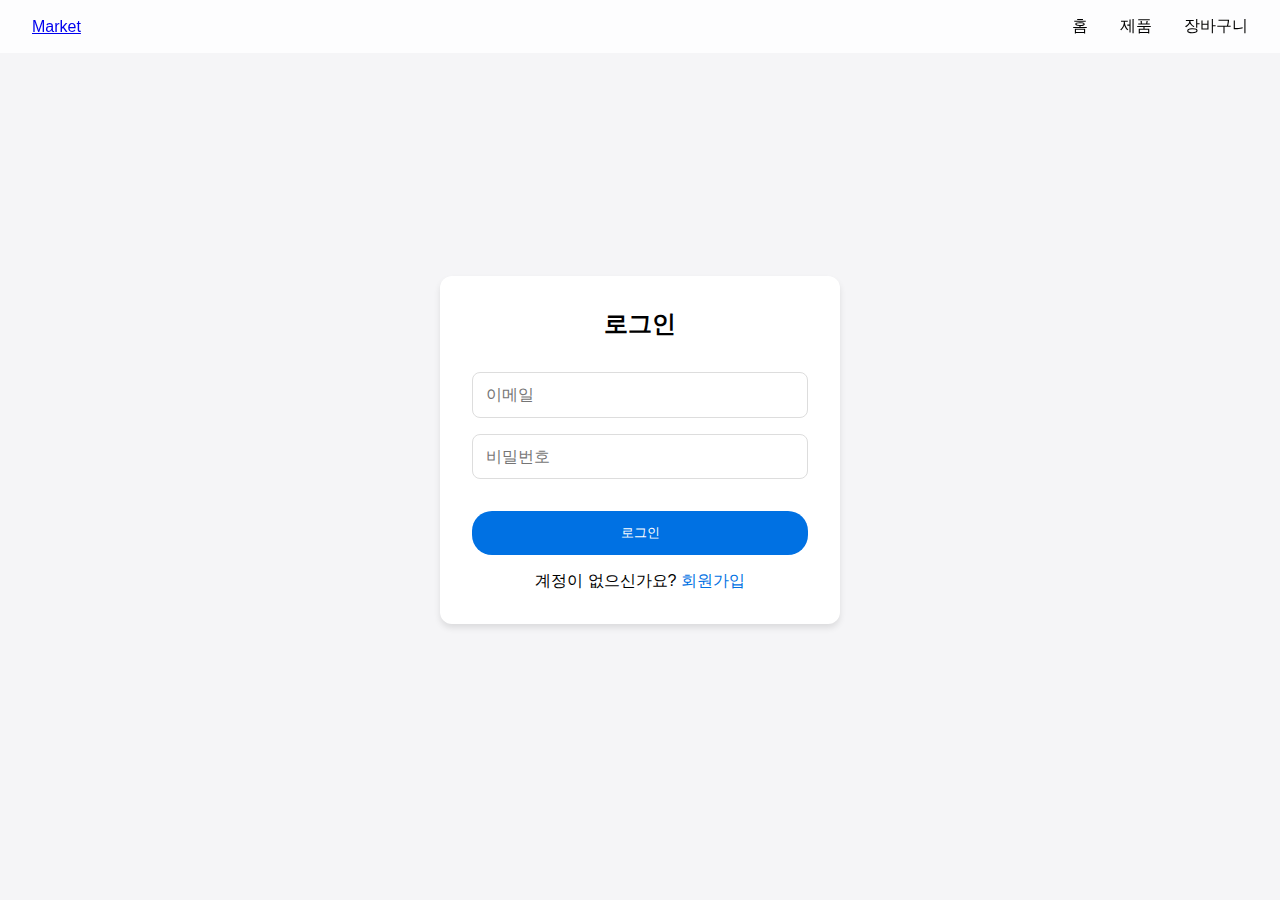
<file: pages/login.html>
<!DOCTYPE html>
<html lang="ko">
<head>
    <meta charset="UTF-8">
    <meta name="viewport" content="width=device-width, initial-scale=1.0">
    <title>로그인 - Market</title>
    <link rel="stylesheet" href="../css/style.css">
    <link rel="stylesheet" href="../css/login.css">
</head>
<body>
    <header>
        <nav class="nav-container">
            <div class="logo"><a href="../index.html">Market</a></div>
            <ul class="nav-links">
                <li><a href="../index.html">홈</a></li>
                <li><a href="product.html">제품</a></li>
                <li><a href="cart.html">장바구니</a></li>
            </ul>
        </nav>
    </header>

    <main class="auth-container">
        <form id="loginForm" class="auth-form">
            <h2>로그인</h2>
            <input type="email" placeholder="이메일" required>
            <input type="password" placeholder="비밀번호" required>
            <button type="submit" class="btn">로그인</button>
            <p>계정이 없으신가요? <a href="register.html">회원가입</a></p>
        </form>
    </main>

    <script src="../js/auth.js"></script>
</body>
</html>
</file>
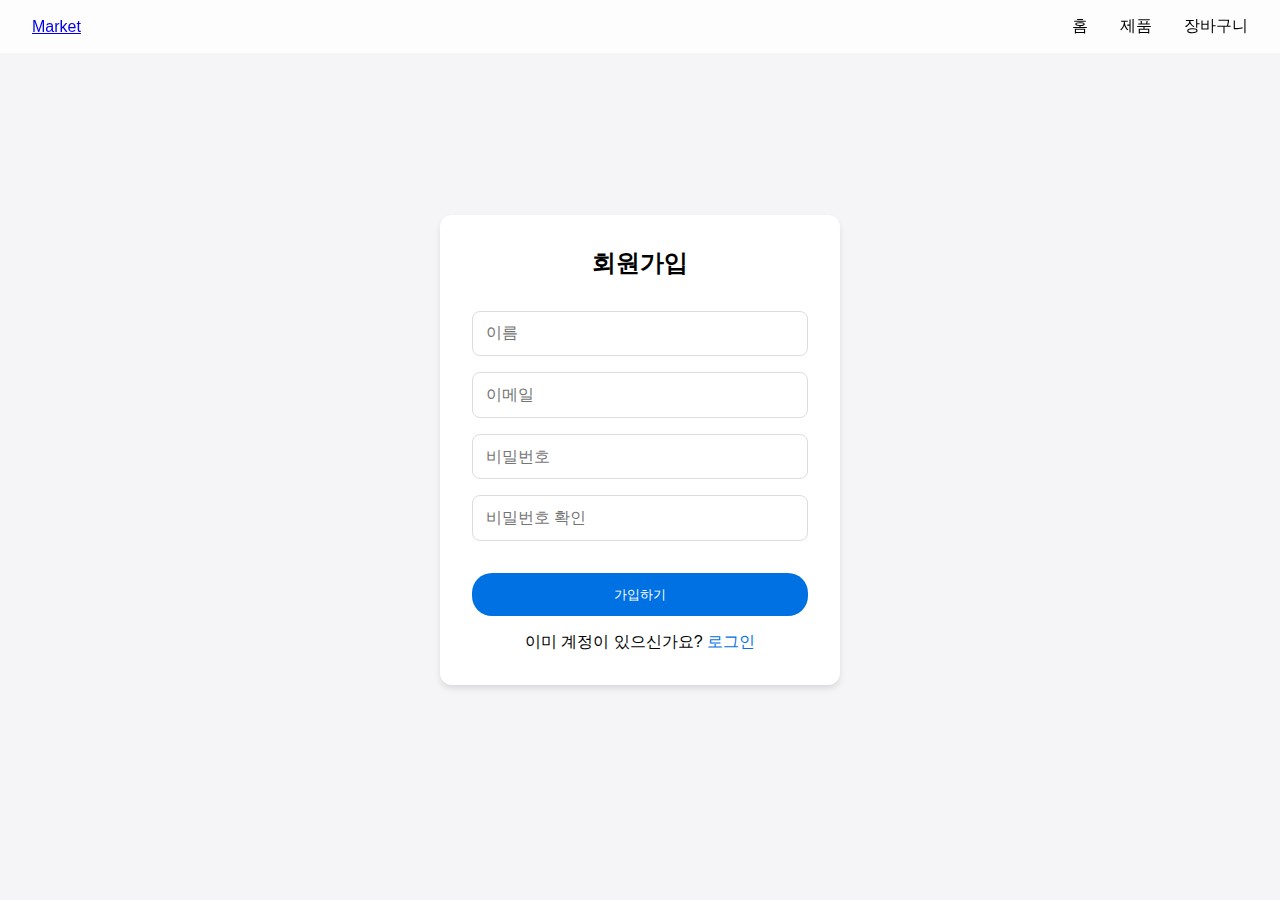
<file: pages/register.html>
<!DOCTYPE html>
<html lang="ko">
<head>
    <meta charset="UTF-8">
    <meta name="viewport" content="width=device-width, initial-scale=1.0">
    <title>회원가입 - Market</title>
    <link rel="stylesheet" href="../css/style.css">
    <link rel="stylesheet" href="../css/login.css">
</head>
<body>
    <header>
        <nav class="nav-container">
            <div class="logo"><a href="../index.html">Market</a></div>
            <ul class="nav-links">
                <li><a href="../index.html">홈</a></li>
                <li><a href="product.html">제품</a></li>
                <li><a href="cart.html">장바구니</a></li>
            </ul>
        </nav>
    </header>

    <main class="auth-container">
        <form id="registerForm" class="auth-form">
            <h2>회원가입</h2>
            <input type="text" placeholder="이름" required>
            <input type="email" placeholder="이메일" required>
            <input type="password" placeholder="비밀번호" required>
            <input type="password" placeholder="비밀번호 확인" required>
            <button type="submit" class="btn">가입하기</button>
            <p>이미 계정이 있으신가요? <a href="login.html">로그인</a></p>
        </form>
    </main>

    <script src="../js/auth.js"></script>
</body>
</html>
</file>
<file: css/style.css>
:root {
    --primary-color: #000000;
    --secondary-color: #ffffff;
    --accent-color: #0071e3;
    --background-color: #f5f5f7;
}

* {
    margin: 0;
    padding: 0;
    box-sizing: border-box;
    font-family: -apple-system, BlinkMacSystemFont, 'Segoe UI', Roboto, Oxygen, Ubuntu, Cantarell, sans-serif;
}

body {
    background-color: var(--background-color);
}

.nav-container {
    display: flex;
    justify-content: space-between;
    align-items: center;
    padding: 1rem 2rem;
    background-color: rgba(255, 255, 255, 0.8);
    backdrop-filter: blur(20px);
    position: fixed;
    width: 100%;
    top: 0;
    z-index: 1000;
}

.nav-links {
    display: flex;
    list-style: none;
    gap: 2rem;
}

.nav-links a {
    text-decoration: none;
    color: var(--primary-color);
    font-weight: 300;
}

.hero {
    height: 100vh;
    display: flex;
    flex-direction: column;
    justify-content: center;
    align-items: center;
    text-align: center;
    padding: 0 2rem;
}

.hero h1 {
    font-size: 3.5rem;
    margin-bottom: 1rem;
}

.hero p {
    font-size: 1.5rem;
    color: #666;
}

.product-grid {
    display: grid;
    grid-template-columns: repeat(auto-fit, minmax(300px, 1fr));
    gap: 2rem;
    padding: 2rem;
}

.product-card {
    background: white;
    border-radius: 12px;
    padding: 1rem;
    text-align: center;
    transition: transform 0.3s ease;
}

.product-card:hover {
    transform: scale(1.02);
}

.product-card img {
    width: 100%;
    height: auto;
    border-radius: 8px;
}

.product-card h3 {
    margin: 1rem 0;
}

.price {
    color: var(--accent-color);
    font-weight: bold;
    font-size: 1.2rem;
}

.btn {
    background-color: var(--accent-color);
    color: white;
    padding: 0.8rem 1.5rem;
    border: none;
    border-radius: 20px;
    cursor: pointer;
    transition: background-color 0.3s ease;
}

.btn:hover {
    background-color: #0062c3;
}

/* 검색 컨테이너 스타일 */
.search-container {
    display: flex;
    max-width: 600px;
    margin: 2rem auto;
    position: relative;
}

.search-container input {
    width: 100%;
    padding: 1rem 3rem 1rem 1rem;
    border: none;
    border-radius: 30px;
    font-size: 1.1rem;
    box-shadow: 0 2px 10px rgba(0, 0, 0, 0.1);
}

.search-btn {
    position: absolute;
    right: 10px;
    top: 50%;
    transform: translateY(-50%);
    background: none;
    border: none;
    color: var(--accent-color);
    font-size: 1.2rem;
    cursor: pointer;
}

/* 카테고리 버튼 스타일 */
.category-section {
    padding: 2rem 0;
}

.category-buttons {
    display: flex;
    justify-content: center;
    gap: 1rem;
    flex-wrap: wrap;
}

.category-btn {
    padding: 0.8rem 1.5rem;
    border: 1px solid #ddd;
    border-radius: 20px;
    background: white;
    cursor: pointer;
    transition: all 0.3s ease;
}

.category-btn.active {
    background: var(--accent-color);
    color: white;
    border-color: var(--accent-color);
}

/* 푸터 스타일 개선 */
.footer-content {
    display: grid;
    grid-template-columns: repeat(auto-fit, minmax(200px, 1fr));
    gap: 2rem;
    padding: 3rem 2rem;
    background: #f8f8f8;
}

.footer-section h3 {
    margin-bottom: 1rem;
    color: #333;
}

.footer-section ul {
    list-style: none;
}

.footer-section ul li {
    margin-bottom: 0.5rem;
}

.footer-section ul li a {
    color: #666;
    text-decoration: none;
    transition: color 0.3s ease;
}

.footer-section ul li a:hover {
    color: var(--accent-color);
}

.footer-bottom {
    text-align: center;
    padding: 1.5rem;
    background: #eee;
}
</file>
<file: css/login.css>
.auth-container {
    height: 100vh;
    display: flex;
    justify-content: center;
    align-items: center;
    padding: 2rem;
}

.auth-form {
    background: white;
    padding: 2rem;
    border-radius: 12px;
    width: 100%;
    max-width: 400px;
    box-shadow: 0 4px 6px rgba(0, 0, 0, 0.1);
}

.auth-form h2 {
    text-align: center;
    margin-bottom: 2rem;
}

.auth-form input {
    width: 100%;
    padding: 0.8rem;
    margin-bottom: 1rem;
    border: 1px solid #ddd;
    border-radius: 8px;
    font-size: 1rem;
}

.auth-form .btn {
    width: 100%;
    margin-top: 1rem;
}

.auth-form p {
    text-align: center;
    margin-top: 1rem;
}

.auth-form a {
    color: var(--accent-color);
    text-decoration: none;
}
</file>
